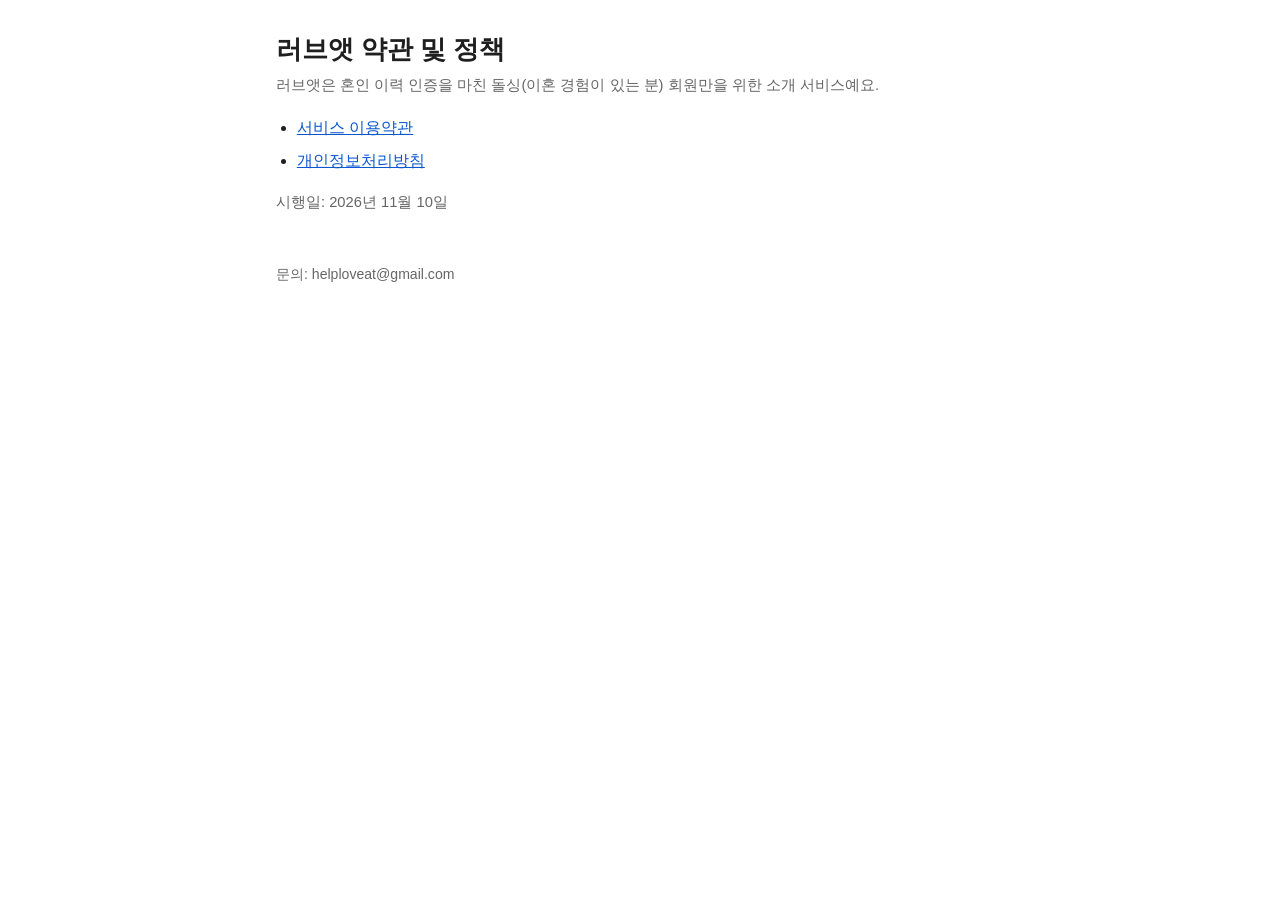
<file: index.html>
<!doctype html>
<html lang="ko">
<head>
<meta charset="utf-8">
<meta name="viewport" content="width=device-width, initial-scale=1">
<meta name="robots" content="index, follow">
<title>러브앳 약관 및 정책</title>
<link rel="stylesheet" href="style.css">
</head>
<body>
<main>
  <h1>러브앳 약관 및 정책</h1>
  <p class="meta">러브앳은 혼인 이력 인증을 마친 돌싱(이혼 경험이 있는 분) 회원만을 위한 소개 서비스예요.</p>
  <ul>
    <li><a href="terms.html">서비스 이용약관</a></li>
    <li><a href="privacy.html">개인정보처리방침</a></li>
  </ul>
  <p class="meta">시행일: 2026년 11월 10일</p>
  <footer>문의: helploveat@gmail.com</footer>
</main>
</body>
</html>
</file>
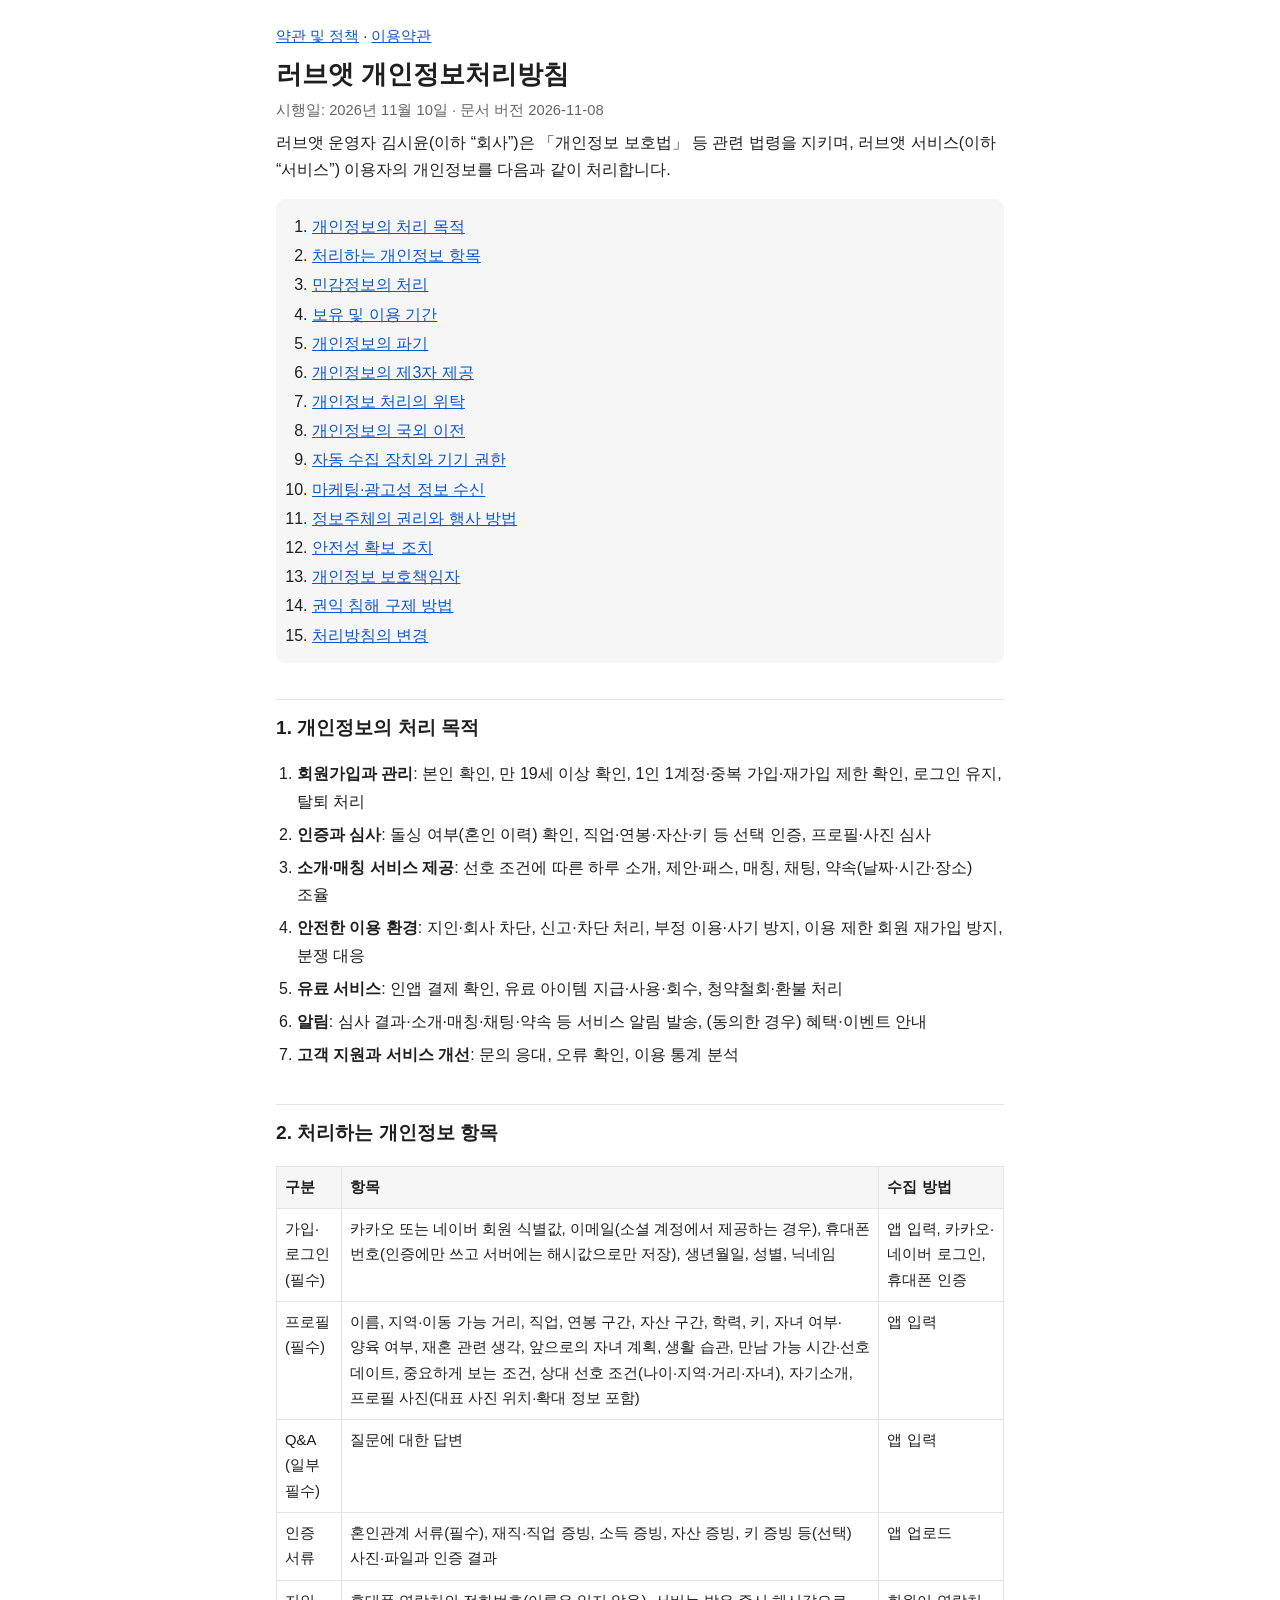
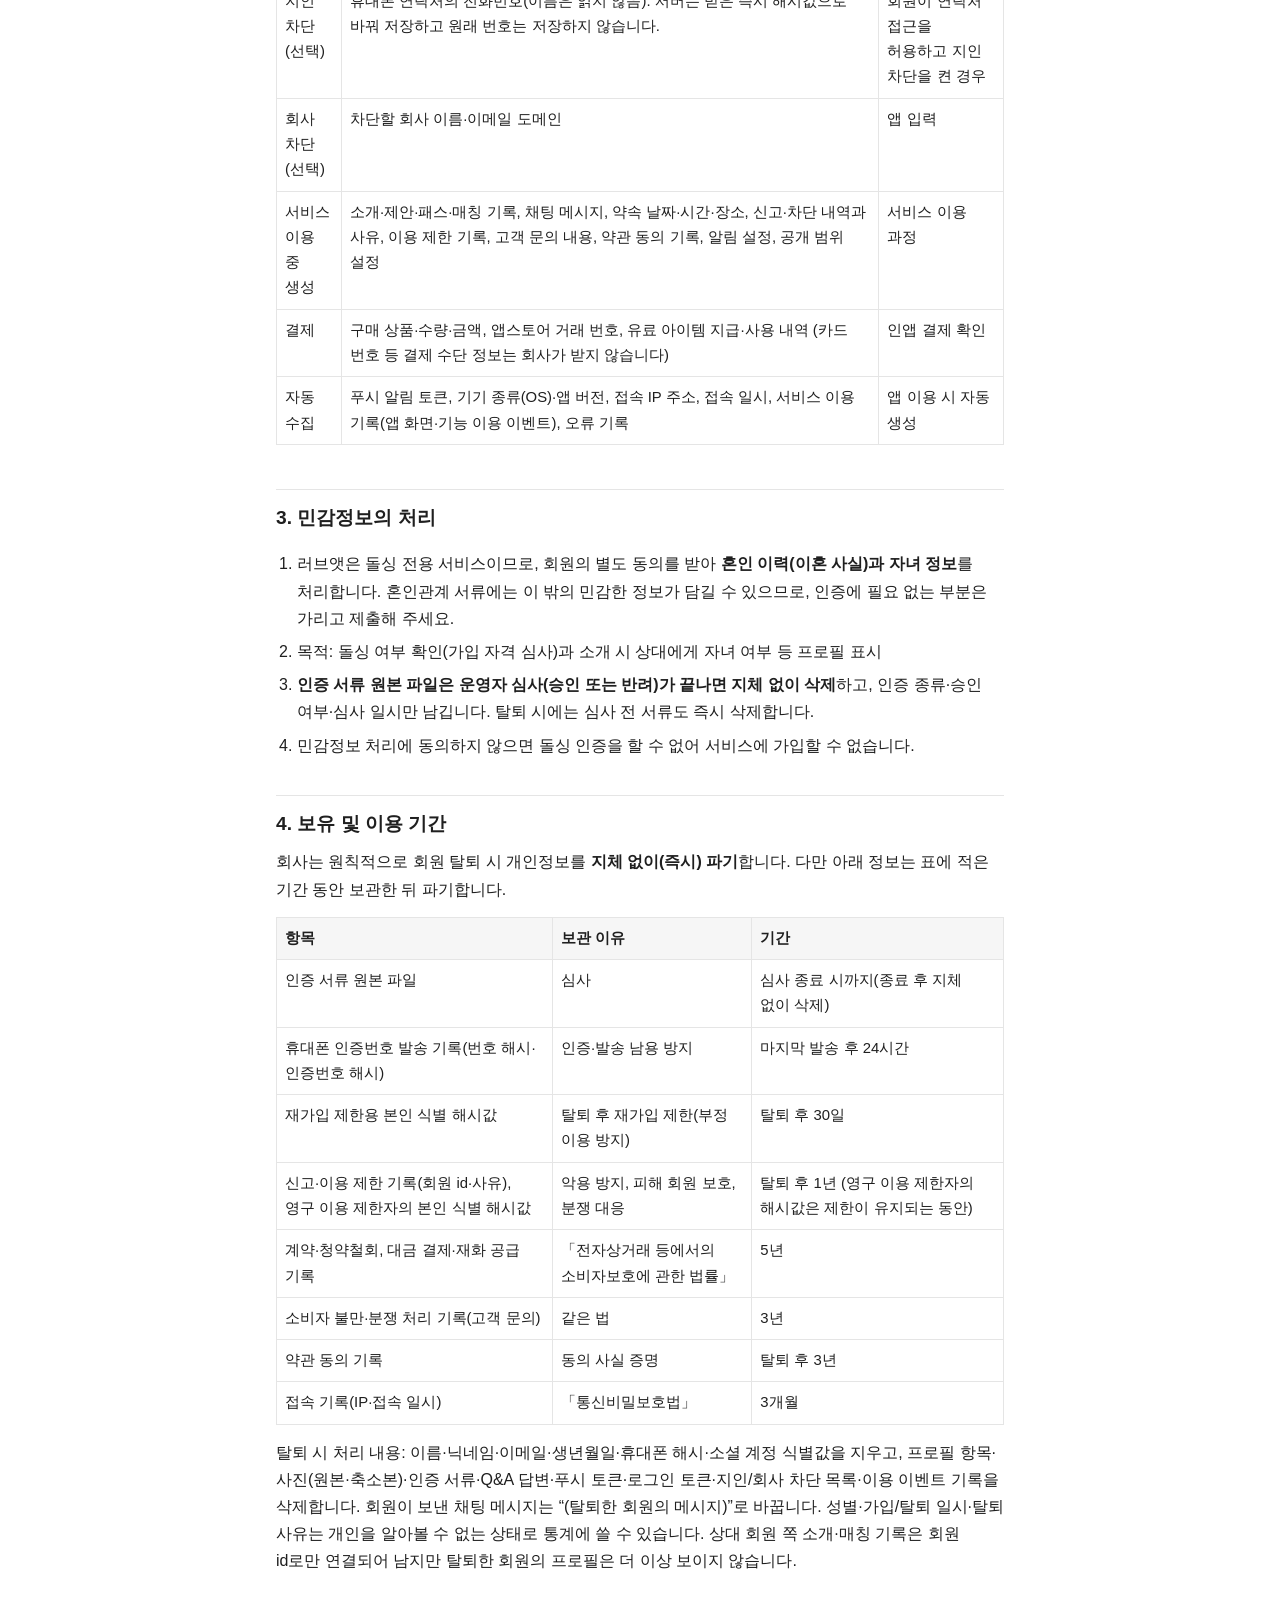
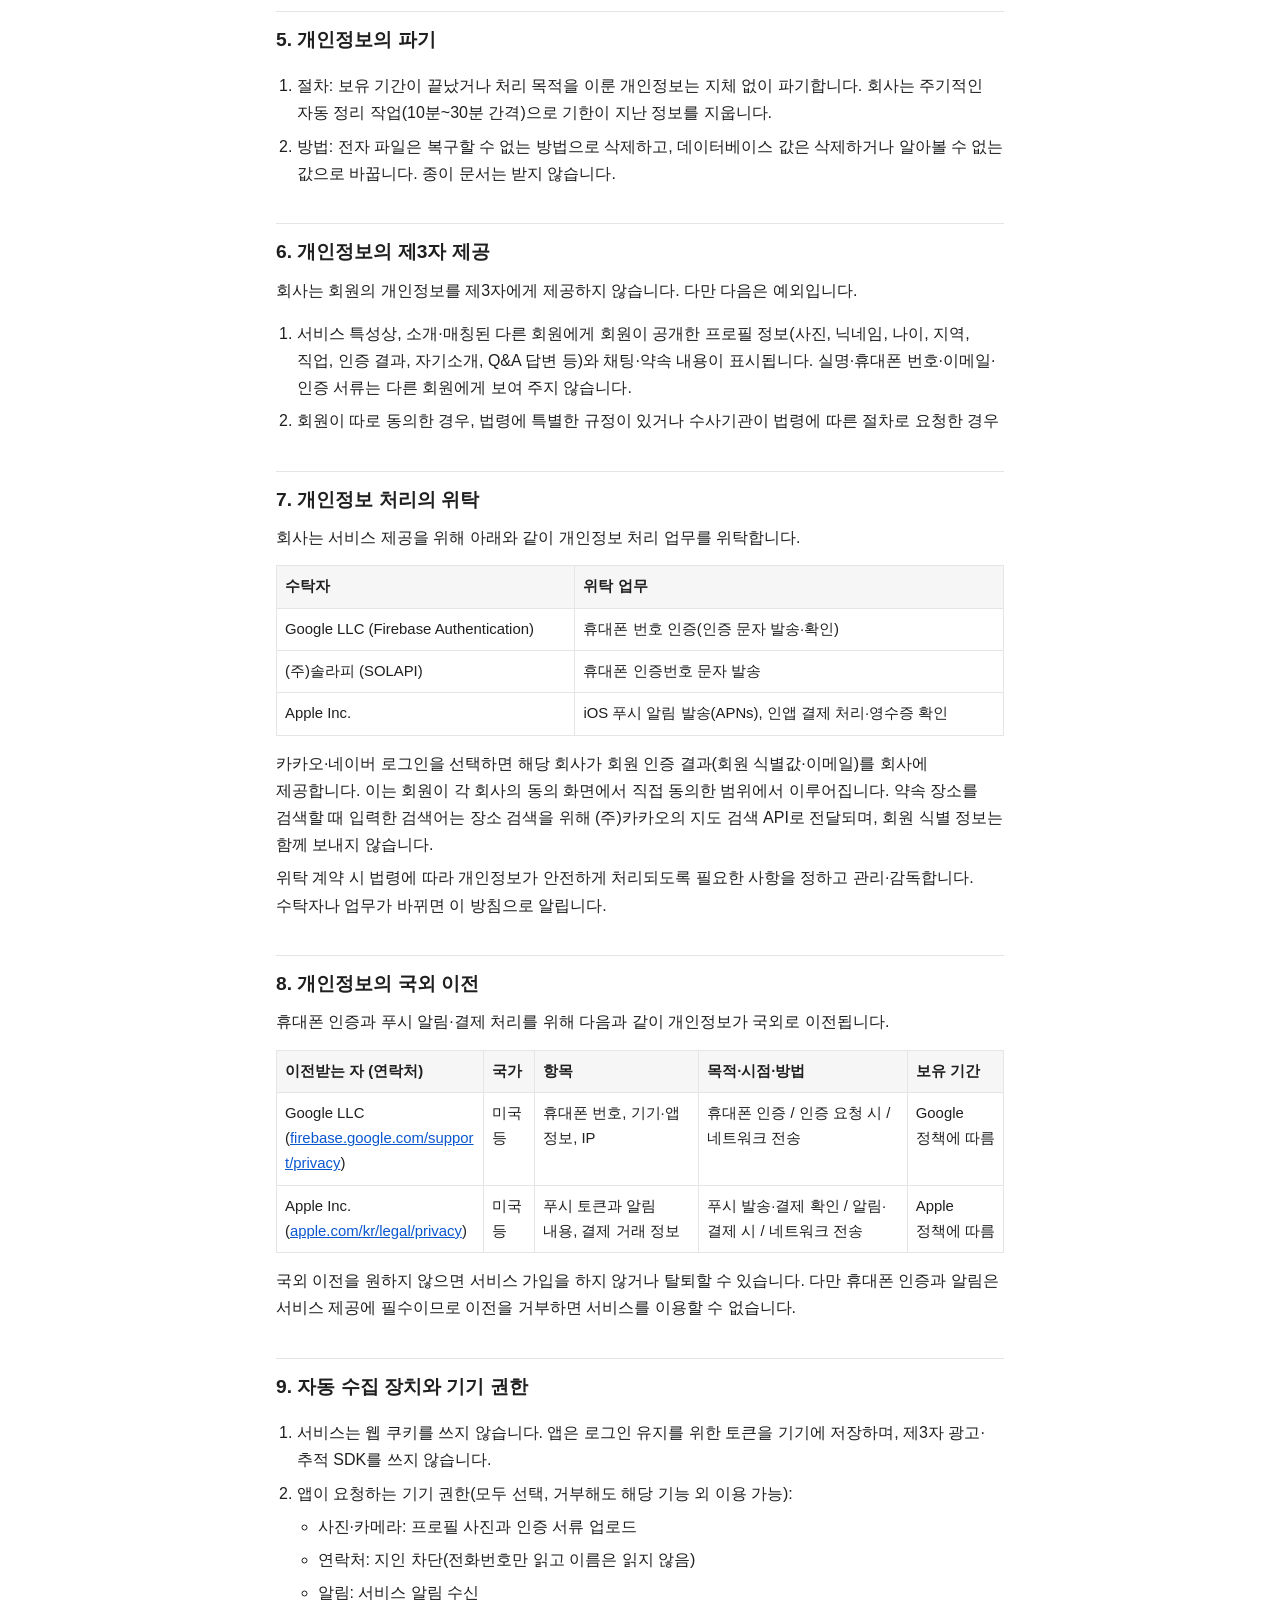
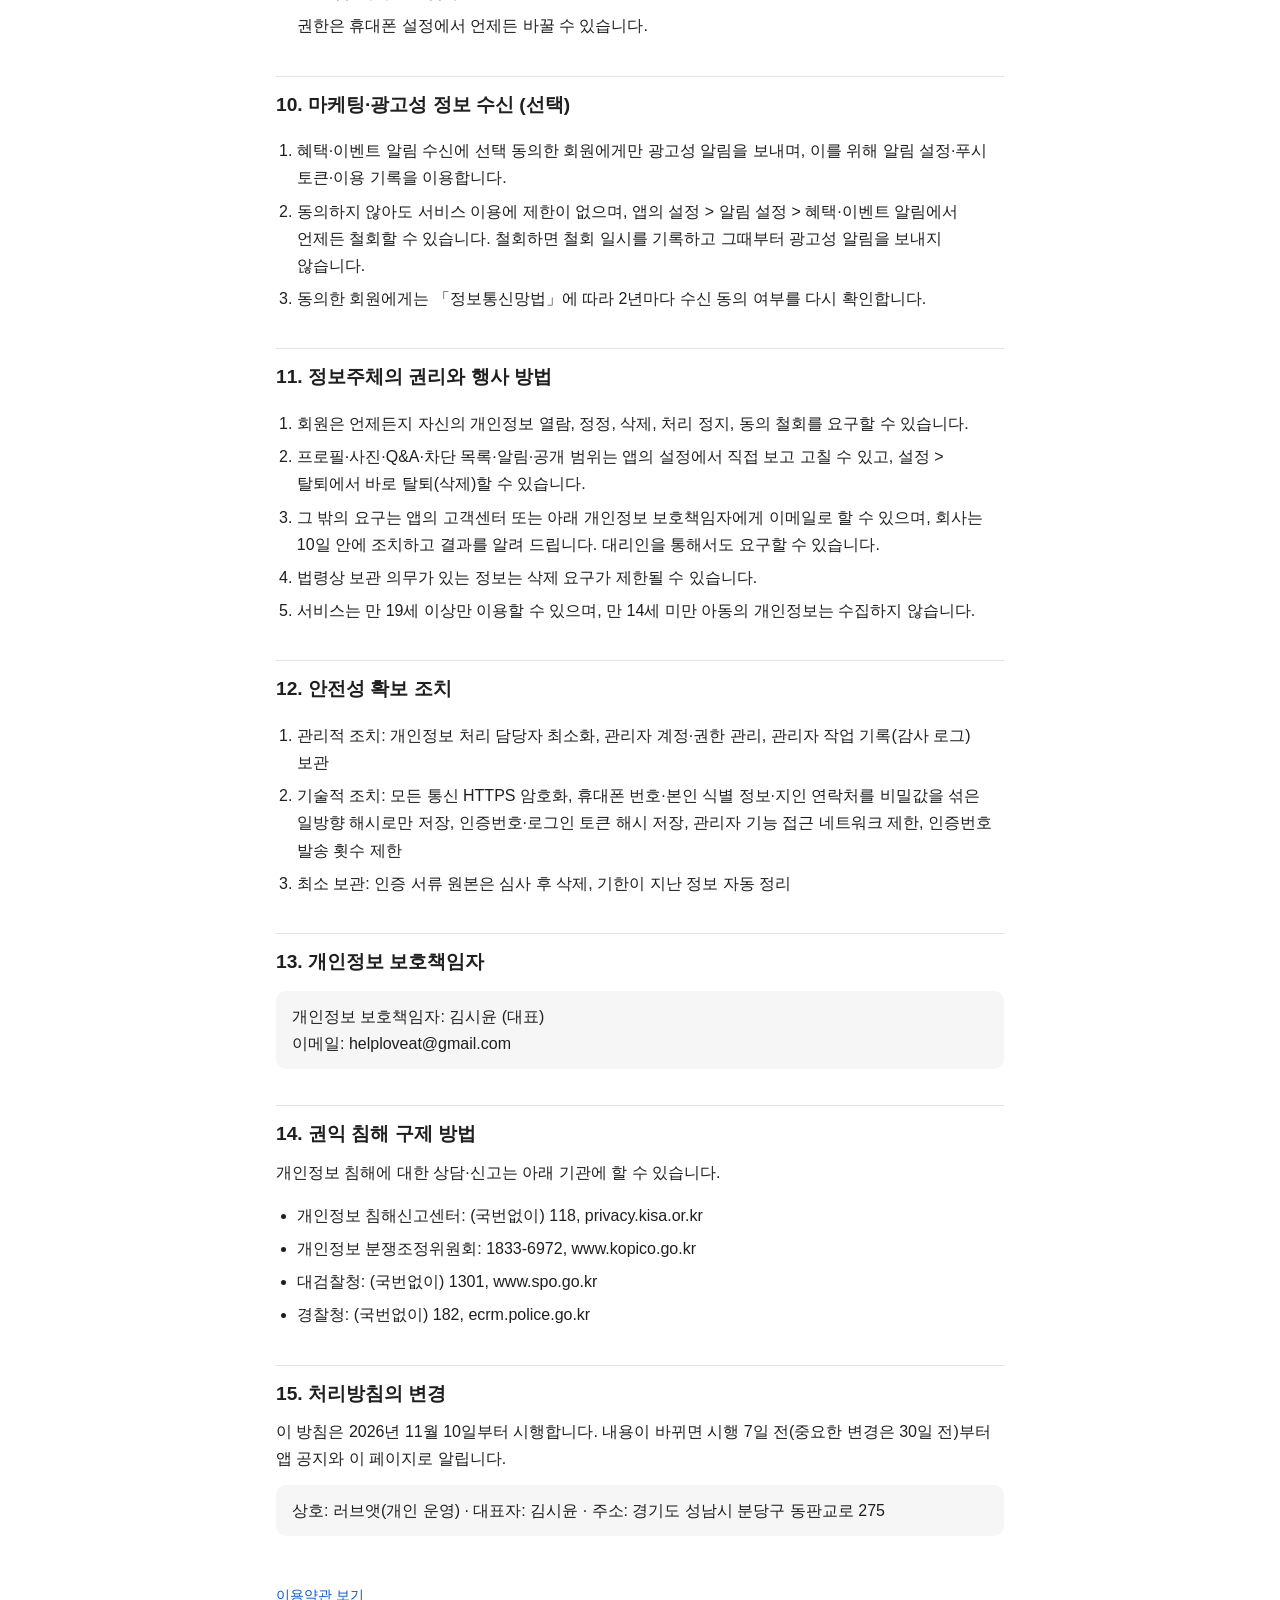
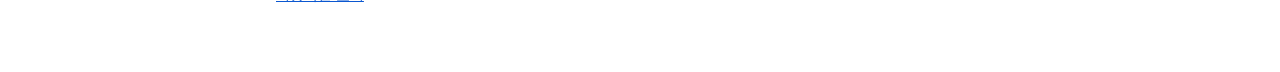
<file: privacy.html>
<!doctype html>
<html lang="ko">
<head>
<meta charset="utf-8">
<meta name="viewport" content="width=device-width, initial-scale=1">
<title>러브앳 개인정보처리방침</title>
<link rel="stylesheet" href="style.css">
</head>
<body>
<main>
  <nav class="top"><a href="index.html">약관 및 정책</a> · <a href="terms.html">이용약관</a></nav>
  <h1>러브앳 개인정보처리방침</h1>
  <p class="meta">시행일: 2026년 11월 10일 · 문서 버전 2026-11-08</p>
  <p>러브앳 운영자 김시윤(이하 “회사”)은 「개인정보 보호법」 등 관련 법령을 지키며, 러브앳 서비스(이하 “서비스”) 이용자의 개인정보를 다음과 같이 처리합니다.</p>

  <ol class="toc">
    <li><a href="#p1">개인정보의 처리 목적</a></li>
    <li><a href="#p2">처리하는 개인정보 항목</a></li>
    <li><a href="#sensitive">민감정보의 처리</a></li>
    <li><a href="#p4">보유 및 이용 기간</a></li>
    <li><a href="#p5">개인정보의 파기</a></li>
    <li><a href="#p6">개인정보의 제3자 제공</a></li>
    <li><a href="#p7">개인정보 처리의 위탁</a></li>
    <li><a href="#p8">개인정보의 국외 이전</a></li>
    <li><a href="#p9">자동 수집 장치와 기기 권한</a></li>
    <li><a href="#marketing">마케팅·광고성 정보 수신</a></li>
    <li><a href="#p11">정보주체의 권리와 행사 방법</a></li>
    <li><a href="#p12">안전성 확보 조치</a></li>
    <li><a href="#p13">개인정보 보호책임자</a></li>
    <li><a href="#p14">권익 침해 구제 방법</a></li>
    <li><a href="#p15">처리방침의 변경</a></li>
  </ol>

  <h2 id="p1">1. 개인정보의 처리 목적</h2>
  <ol>
    <li><strong>회원가입과 관리</strong>: 본인 확인, 만 19세 이상 확인, 1인 1계정·중복 가입·재가입 제한 확인, 로그인 유지, 탈퇴 처리</li>
    <li><strong>인증과 심사</strong>: 돌싱 여부(혼인 이력) 확인, 직업·연봉·자산·키 등 선택 인증, 프로필·사진 심사</li>
    <li><strong>소개·매칭 서비스 제공</strong>: 선호 조건에 따른 하루 소개, 제안·패스, 매칭, 채팅, 약속(날짜·시간·장소) 조율</li>
    <li><strong>안전한 이용 환경</strong>: 지인·회사 차단, 신고·차단 처리, 부정 이용·사기 방지, 이용 제한 회원 재가입 방지, 분쟁 대응</li>
    <li><strong>유료 서비스</strong>: 인앱 결제 확인, 유료 아이템 지급·사용·회수, 청약철회·환불 처리</li>
    <li><strong>알림</strong>: 심사 결과·소개·매칭·채팅·약속 등 서비스 알림 발송, (동의한 경우) 혜택·이벤트 안내</li>
    <li><strong>고객 지원과 서비스 개선</strong>: 문의 응대, 오류 확인, 이용 통계 분석</li>
  </ol>

  <h2 id="p2">2. 처리하는 개인정보 항목</h2>
  <div class="tbl"><table>
    <thead><tr><th>구분</th><th>항목</th><th>수집 방법</th></tr></thead>
    <tbody>
      <tr><td>가입·로그인 (필수)</td><td>카카오 또는 네이버 회원 식별값, 이메일(소셜 계정에서 제공하는 경우), 휴대폰 번호(인증에만 쓰고 서버에는 해시값으로만 저장), 생년월일, 성별, 닉네임</td><td>앱 입력, 카카오·네이버 로그인, 휴대폰 인증</td></tr>
      <tr><td>프로필 (필수)</td><td>이름, 지역·이동 가능 거리, 직업, 연봉 구간, 자산 구간, 학력, 키, 자녀 여부·양육 여부, 재혼 관련 생각, 앞으로의 자녀 계획, 생활 습관, 만남 가능 시간·선호 데이트, 중요하게 보는 조건, 상대 선호 조건(나이·지역·거리·자녀), 자기소개, 프로필 사진(대표 사진 위치·확대 정보 포함)</td><td>앱 입력</td></tr>
      <tr><td>Q&amp;A (일부 필수)</td><td>질문에 대한 답변</td><td>앱 입력</td></tr>
      <tr><td>인증 서류</td><td>혼인관계 서류(필수), 재직·직업 증빙, 소득 증빙, 자산 증빙, 키 증빙 등(선택) 사진·파일과 인증 결과</td><td>앱 업로드</td></tr>
      <tr><td>지인 차단 (선택)</td><td>휴대폰 연락처의 전화번호(이름은 읽지 않음). 서버는 받은 즉시 해시값으로 바꿔 저장하고 원래 번호는 저장하지 않습니다.</td><td>회원이 연락처 접근을 허용하고 지인 차단을 켠 경우</td></tr>
      <tr><td>회사 차단 (선택)</td><td>차단할 회사 이름·이메일 도메인</td><td>앱 입력</td></tr>
      <tr><td>서비스 이용 중 생성</td><td>소개·제안·패스·매칭 기록, 채팅 메시지, 약속 날짜·시간·장소, 신고·차단 내역과 사유, 이용 제한 기록, 고객 문의 내용, 약관 동의 기록, 알림 설정, 공개 범위 설정</td><td>서비스 이용 과정</td></tr>
      <tr><td>결제</td><td>구매 상품·수량·금액, 앱스토어 거래 번호, 유료 아이템 지급·사용 내역 (카드 번호 등 결제 수단 정보는 회사가 받지 않습니다)</td><td>인앱 결제 확인</td></tr>
      <tr><td>자동 수집</td><td>푸시 알림 토큰, 기기 종류(OS)·앱 버전, 접속 IP 주소, 접속 일시, 서비스 이용 기록(앱 화면·기능 이용 이벤트), 오류 기록</td><td>앱 이용 시 자동 생성</td></tr>
    </tbody>
  </table></div>

  <h2 id="sensitive">3. 민감정보의 처리</h2>
  <ol>
    <li>러브앳은 돌싱 전용 서비스이므로, 회원의 별도 동의를 받아 <strong>혼인 이력(이혼 사실)과 자녀 정보</strong>를 처리합니다. 혼인관계 서류에는 이 밖의 민감한 정보가 담길 수 있으므로, 인증에 필요 없는 부분은 가리고 제출해 주세요.</li>
    <li>목적: 돌싱 여부 확인(가입 자격 심사)과 소개 시 상대에게 자녀 여부 등 프로필 표시</li>
    <li><strong>인증 서류 원본 파일은 운영자 심사(승인 또는 반려)가 끝나면 지체 없이 삭제</strong>하고, 인증 종류·승인 여부·심사 일시만 남깁니다. 탈퇴 시에는 심사 전 서류도 즉시 삭제합니다.</li>
    <li>민감정보 처리에 동의하지 않으면 돌싱 인증을 할 수 없어 서비스에 가입할 수 없습니다.</li>
  </ol>

  <h2 id="p4">4. 보유 및 이용 기간</h2>
  <p>회사는 원칙적으로 회원 탈퇴 시 개인정보를 <strong>지체 없이(즉시) 파기</strong>합니다. 다만 아래 정보는 표에 적은 기간 동안 보관한 뒤 파기합니다.</p>
  <div class="tbl"><table>
    <thead><tr><th>항목</th><th>보관 이유</th><th>기간</th></tr></thead>
    <tbody>
      <tr><td>인증 서류 원본 파일</td><td>심사</td><td>심사 종료 시까지(종료 후 지체 없이 삭제)</td></tr>
      <tr><td>휴대폰 인증번호 발송 기록(번호 해시·인증번호 해시)</td><td>인증·발송 남용 방지</td><td>마지막 발송 후 24시간</td></tr>
      <tr><td>재가입 제한용 본인 식별 해시값</td><td>탈퇴 후 재가입 제한(부정 이용 방지)</td><td>탈퇴 후 30일</td></tr>
      <tr><td>신고·이용 제한 기록(회원 id·사유), 영구 이용 제한자의 본인 식별 해시값</td><td>악용 방지, 피해 회원 보호, 분쟁 대응</td><td>탈퇴 후 1년 (영구 이용 제한자의 해시값은 제한이 유지되는 동안)</td></tr>
      <tr><td>계약·청약철회, 대금 결제·재화 공급 기록</td><td>「전자상거래 등에서의 소비자보호에 관한 법률」</td><td>5년</td></tr>
      <tr><td>소비자 불만·분쟁 처리 기록(고객 문의)</td><td>같은 법</td><td>3년</td></tr>
      <tr><td>약관 동의 기록</td><td>동의 사실 증명</td><td>탈퇴 후 3년</td></tr>
      <tr><td>접속 기록(IP·접속 일시)</td><td>「통신비밀보호법」</td><td>3개월</td></tr>
    </tbody>
  </table></div>
  <p>탈퇴 시 처리 내용: 이름·닉네임·이메일·생년월일·휴대폰 해시·소셜 계정 식별값을 지우고, 프로필 항목·사진(원본·축소본)·인증 서류·Q&amp;A 답변·푸시 토큰·로그인 토큰·지인/회사 차단 목록·이용 이벤트 기록을 삭제합니다. 회원이 보낸 채팅 메시지는 “(탈퇴한 회원의 메시지)”로 바꿉니다. 성별·가입/탈퇴 일시·탈퇴 사유는 개인을 알아볼 수 없는 상태로 통계에 쓸 수 있습니다. 상대 회원 쪽 소개·매칭 기록은 회원 id로만 연결되어 남지만 탈퇴한 회원의 프로필은 더 이상 보이지 않습니다.</p>

  <h2 id="p5">5. 개인정보의 파기</h2>
  <ol>
    <li>절차: 보유 기간이 끝났거나 처리 목적을 이룬 개인정보는 지체 없이 파기합니다. 회사는 주기적인 자동 정리 작업(10분~30분 간격)으로 기한이 지난 정보를 지웁니다.</li>
    <li>방법: 전자 파일은 복구할 수 없는 방법으로 삭제하고, 데이터베이스 값은 삭제하거나 알아볼 수 없는 값으로 바꿉니다. 종이 문서는 받지 않습니다.</li>
  </ol>

  <h2 id="p6">6. 개인정보의 제3자 제공</h2>
  <p>회사는 회원의 개인정보를 제3자에게 제공하지 않습니다. 다만 다음은 예외입니다.</p>
  <ol>
    <li>서비스 특성상, 소개·매칭된 다른 회원에게 회원이 공개한 프로필 정보(사진, 닉네임, 나이, 지역, 직업, 인증 결과, 자기소개, Q&amp;A 답변 등)와 채팅·약속 내용이 표시됩니다. 실명·휴대폰 번호·이메일·인증 서류는 다른 회원에게 보여 주지 않습니다.</li>
    <li>회원이 따로 동의한 경우, 법령에 특별한 규정이 있거나 수사기관이 법령에 따른 절차로 요청한 경우</li>
  </ol>

  <h2 id="p7">7. 개인정보 처리의 위탁</h2>
  <p>회사는 서비스 제공을 위해 아래와 같이 개인정보 처리 업무를 위탁합니다.</p>
  <div class="tbl"><table>
    <thead><tr><th>수탁자</th><th>위탁 업무</th></tr></thead>
    <tbody>
      <tr><td>Google LLC (Firebase Authentication)</td><td>휴대폰 번호 인증(인증 문자 발송·확인)</td></tr>
      <tr><td>(주)솔라피 (SOLAPI)</td><td>휴대폰 인증번호 문자 발송</td></tr>
      <tr><td>Apple Inc.</td><td>iOS 푸시 알림 발송(APNs), 인앱 결제 처리·영수증 확인</td></tr>
    </tbody>
  </table></div>
  <p>카카오·네이버 로그인을 선택하면 해당 회사가 회원 인증 결과(회원 식별값·이메일)를 회사에 제공합니다. 이는 회원이 각 회사의 동의 화면에서 직접 동의한 범위에서 이루어집니다. 약속 장소를 검색할 때 입력한 검색어는 장소 검색을 위해 (주)카카오의 지도 검색 API로 전달되며, 회원 식별 정보는 함께 보내지 않습니다.</p>
  <p>위탁 계약 시 법령에 따라 개인정보가 안전하게 처리되도록 필요한 사항을 정하고 관리·감독합니다. 수탁자나 업무가 바뀌면 이 방침으로 알립니다.</p>

  <h2 id="p8">8. 개인정보의 국외 이전</h2>
  <p>휴대폰 인증과 푸시 알림·결제 처리를 위해 다음과 같이 개인정보가 국외로 이전됩니다.</p>
  <div class="tbl"><table>
    <thead><tr><th>이전받는 자 (연락처)</th><th>국가</th><th>항목</th><th>목적·시점·방법</th><th>보유 기간</th></tr></thead>
    <tbody>
      <tr><td>Google LLC (<a href="https://firebase.google.com/support/privacy" rel="noopener">firebase.google.com/support/privacy</a>)</td><td>미국 등</td><td>휴대폰 번호, 기기·앱 정보, IP</td><td>휴대폰 인증 / 인증 요청 시 / 네트워크 전송</td><td>Google 정책에 따름</td></tr>
      <tr><td>Apple Inc. (<a href="https://www.apple.com/kr/legal/privacy/" rel="noopener">apple.com/kr/legal/privacy</a>)</td><td>미국 등</td><td>푸시 토큰과 알림 내용, 결제 거래 정보</td><td>푸시 발송·결제 확인 / 알림·결제 시 / 네트워크 전송</td><td>Apple 정책에 따름</td></tr>
    </tbody>
  </table></div>
  <p>국외 이전을 원하지 않으면 서비스 가입을 하지 않거나 탈퇴할 수 있습니다. 다만 휴대폰 인증과 알림은 서비스 제공에 필수이므로 이전을 거부하면 서비스를 이용할 수 없습니다.</p>

  <h2 id="p9">9. 자동 수집 장치와 기기 권한</h2>
  <ol>
    <li>서비스는 웹 쿠키를 쓰지 않습니다. 앱은 로그인 유지를 위한 토큰을 기기에 저장하며, 제3자 광고·추적 SDK를 쓰지 않습니다.</li>
    <li>앱이 요청하는 기기 권한(모두 선택, 거부해도 해당 기능 외 이용 가능):
      <ul>
        <li>사진·카메라: 프로필 사진과 인증 서류 업로드</li>
        <li>연락처: 지인 차단(전화번호만 읽고 이름은 읽지 않음)</li>
        <li>알림: 서비스 알림 수신</li>
      </ul>
      권한은 휴대폰 설정에서 언제든 바꿀 수 있습니다.</li>
  </ol>

  <h2 id="marketing">10. 마케팅·광고성 정보 수신 (선택)</h2>
  <ol>
    <li>혜택·이벤트 알림 수신에 선택 동의한 회원에게만 광고성 알림을 보내며, 이를 위해 알림 설정·푸시 토큰·이용 기록을 이용합니다.</li>
    <li>동의하지 않아도 서비스 이용에 제한이 없으며, 앱의 설정 &gt; 알림 설정 &gt; 혜택·이벤트 알림에서 언제든 철회할 수 있습니다. 철회하면 철회 일시를 기록하고 그때부터 광고성 알림을 보내지 않습니다.</li>
    <li>동의한 회원에게는 「정보통신망법」에 따라 2년마다 수신 동의 여부를 다시 확인합니다.</li>
  </ol>

  <h2 id="p11">11. 정보주체의 권리와 행사 방법</h2>
  <ol>
    <li>회원은 언제든지 자신의 개인정보 열람, 정정, 삭제, 처리 정지, 동의 철회를 요구할 수 있습니다.</li>
    <li>프로필·사진·Q&amp;A·차단 목록·알림·공개 범위는 앱의 설정에서 직접 보고 고칠 수 있고, 설정 &gt; 탈퇴에서 바로 탈퇴(삭제)할 수 있습니다.</li>
    <li>그 밖의 요구는 앱의 고객센터 또는 아래 개인정보 보호책임자에게 이메일로 할 수 있으며, 회사는 10일 안에 조치하고 결과를 알려 드립니다. 대리인을 통해서도 요구할 수 있습니다.</li>
    <li>법령상 보관 의무가 있는 정보는 삭제 요구가 제한될 수 있습니다.</li>
    <li>서비스는 만 19세 이상만 이용할 수 있으며, 만 14세 미만 아동의 개인정보는 수집하지 않습니다.</li>
  </ol>

  <h2 id="p12">12. 안전성 확보 조치</h2>
  <ol>
    <li>관리적 조치: 개인정보 처리 담당자 최소화, 관리자 계정·권한 관리, 관리자 작업 기록(감사 로그) 보관</li>
    <li>기술적 조치: 모든 통신 HTTPS 암호화, 휴대폰 번호·본인 식별 정보·지인 연락처를 비밀값을 섞은 일방향 해시로만 저장, 인증번호·로그인 토큰 해시 저장, 관리자 기능 접근 네트워크 제한, 인증번호 발송 횟수 제한</li>
    <li>최소 보관: 인증 서류 원본은 심사 후 삭제, 기한이 지난 정보 자동 정리</li>
  </ol>

  <h2 id="p13">13. 개인정보 보호책임자</h2>
  <div class="box">
    개인정보 보호책임자: 김시윤 (대표)<br>
    이메일: helploveat@gmail.com
  </div>

  <h2 id="p14">14. 권익 침해 구제 방법</h2>
  <p>개인정보 침해에 대한 상담·신고는 아래 기관에 할 수 있습니다.</p>
  <ul>
    <li>개인정보 침해신고센터: (국번없이) 118, privacy.kisa.or.kr</li>
    <li>개인정보 분쟁조정위원회: 1833-6972, www.kopico.go.kr</li>
    <li>대검찰청: (국번없이) 1301, www.spo.go.kr</li>
    <li>경찰청: (국번없이) 182, ecrm.police.go.kr</li>
  </ul>

  <h2 id="p15">15. 처리방침의 변경</h2>
  <p>이 방침은 2026년 11월 10일부터 시행합니다. 내용이 바뀌면 시행 7일 전(중요한 변경은 30일 전)부터 앱 공지와 이 페이지로 알립니다.</p>

  <div class="box">
    상호: 러브앳(개인 운영) · 대표자: 김시윤 · 주소: 경기도 성남시 분당구 동판교로 275
  </div>
  <footer><a href="terms.html">이용약관 보기</a></footer>
</main>
</body>
</html>
</file>
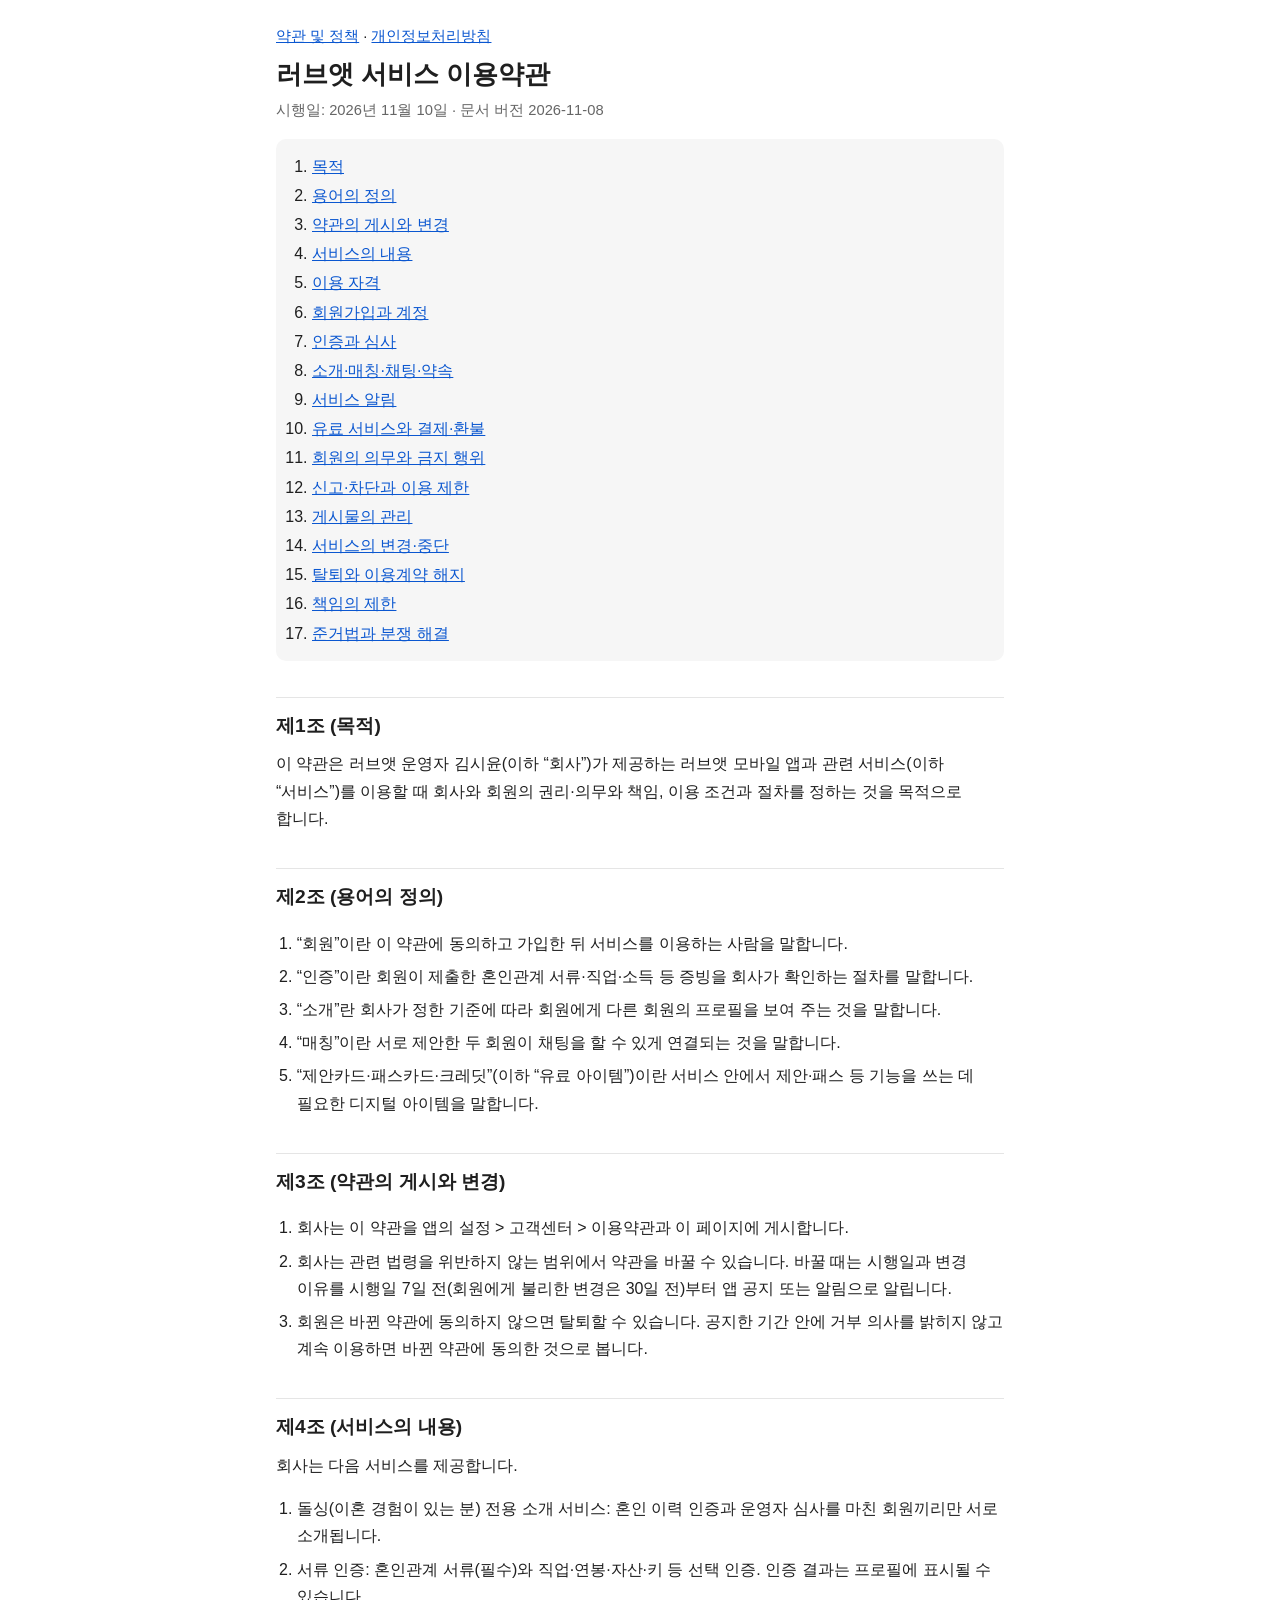
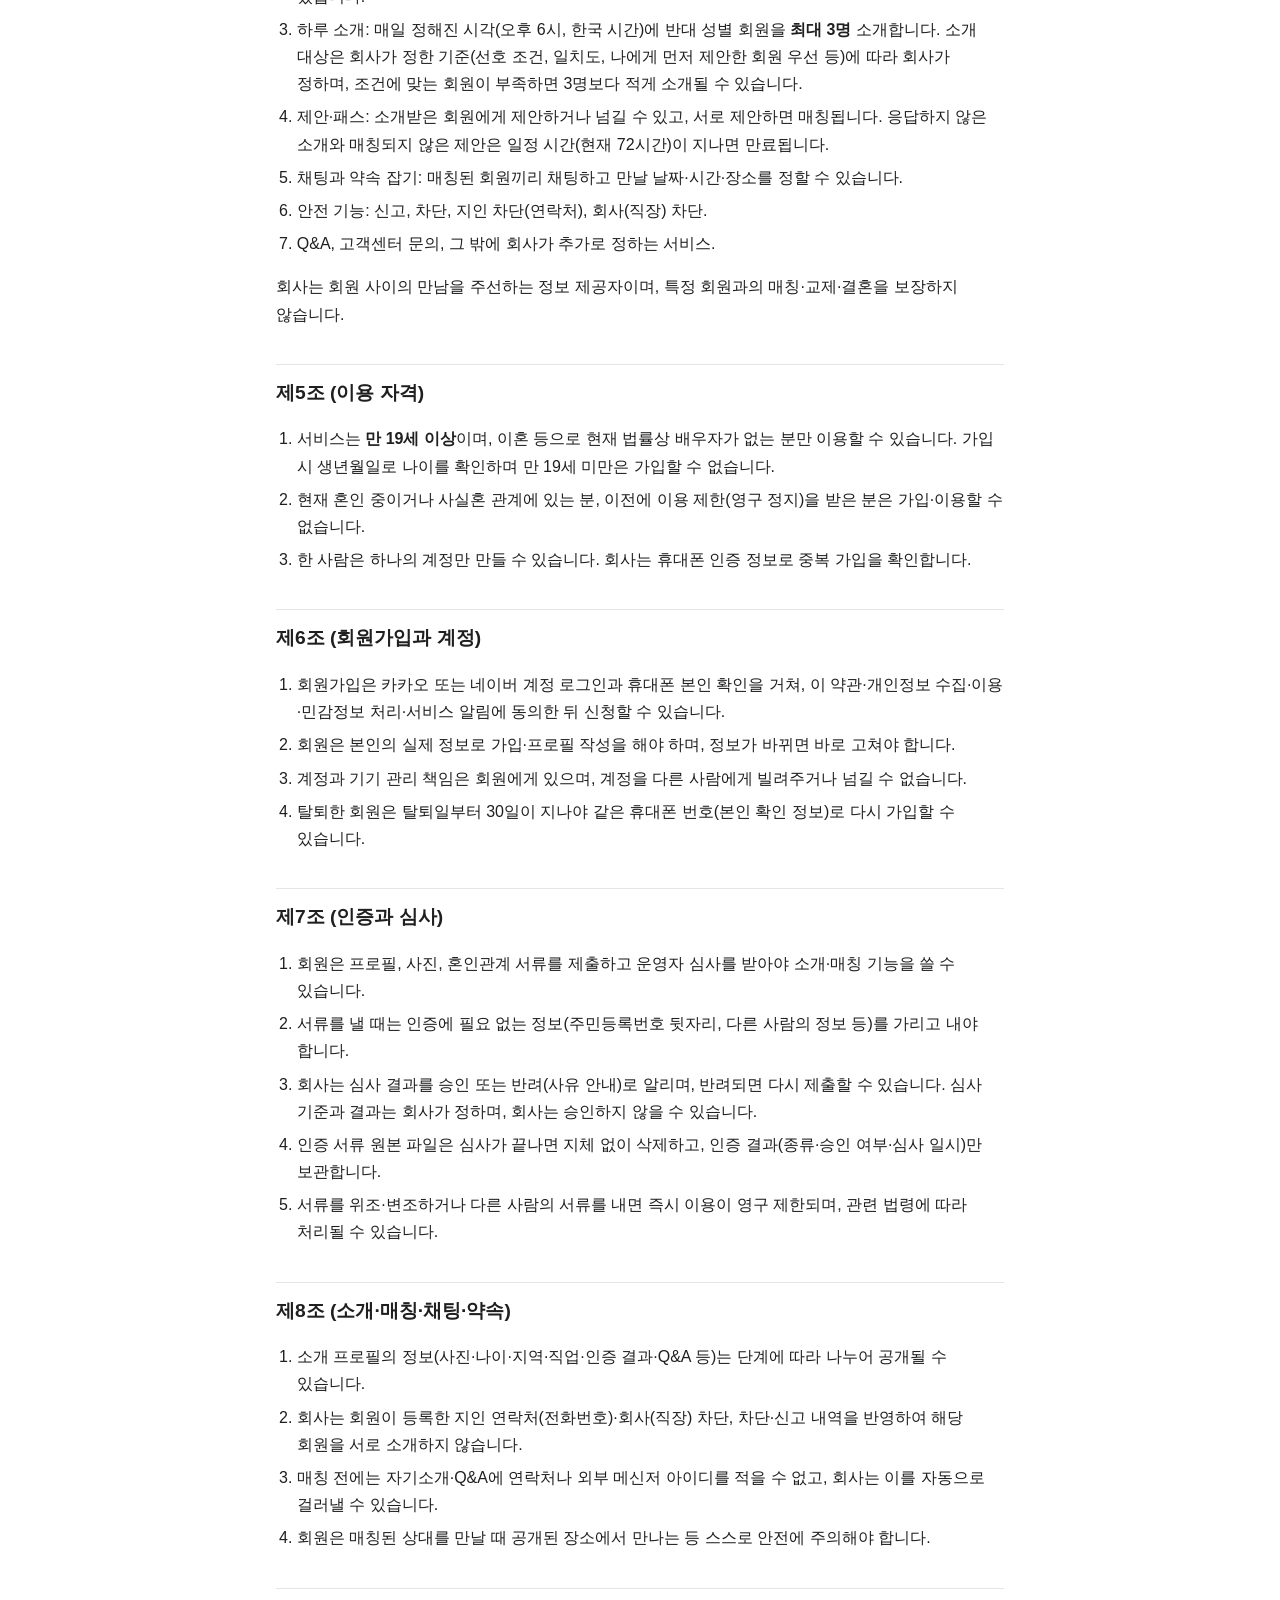
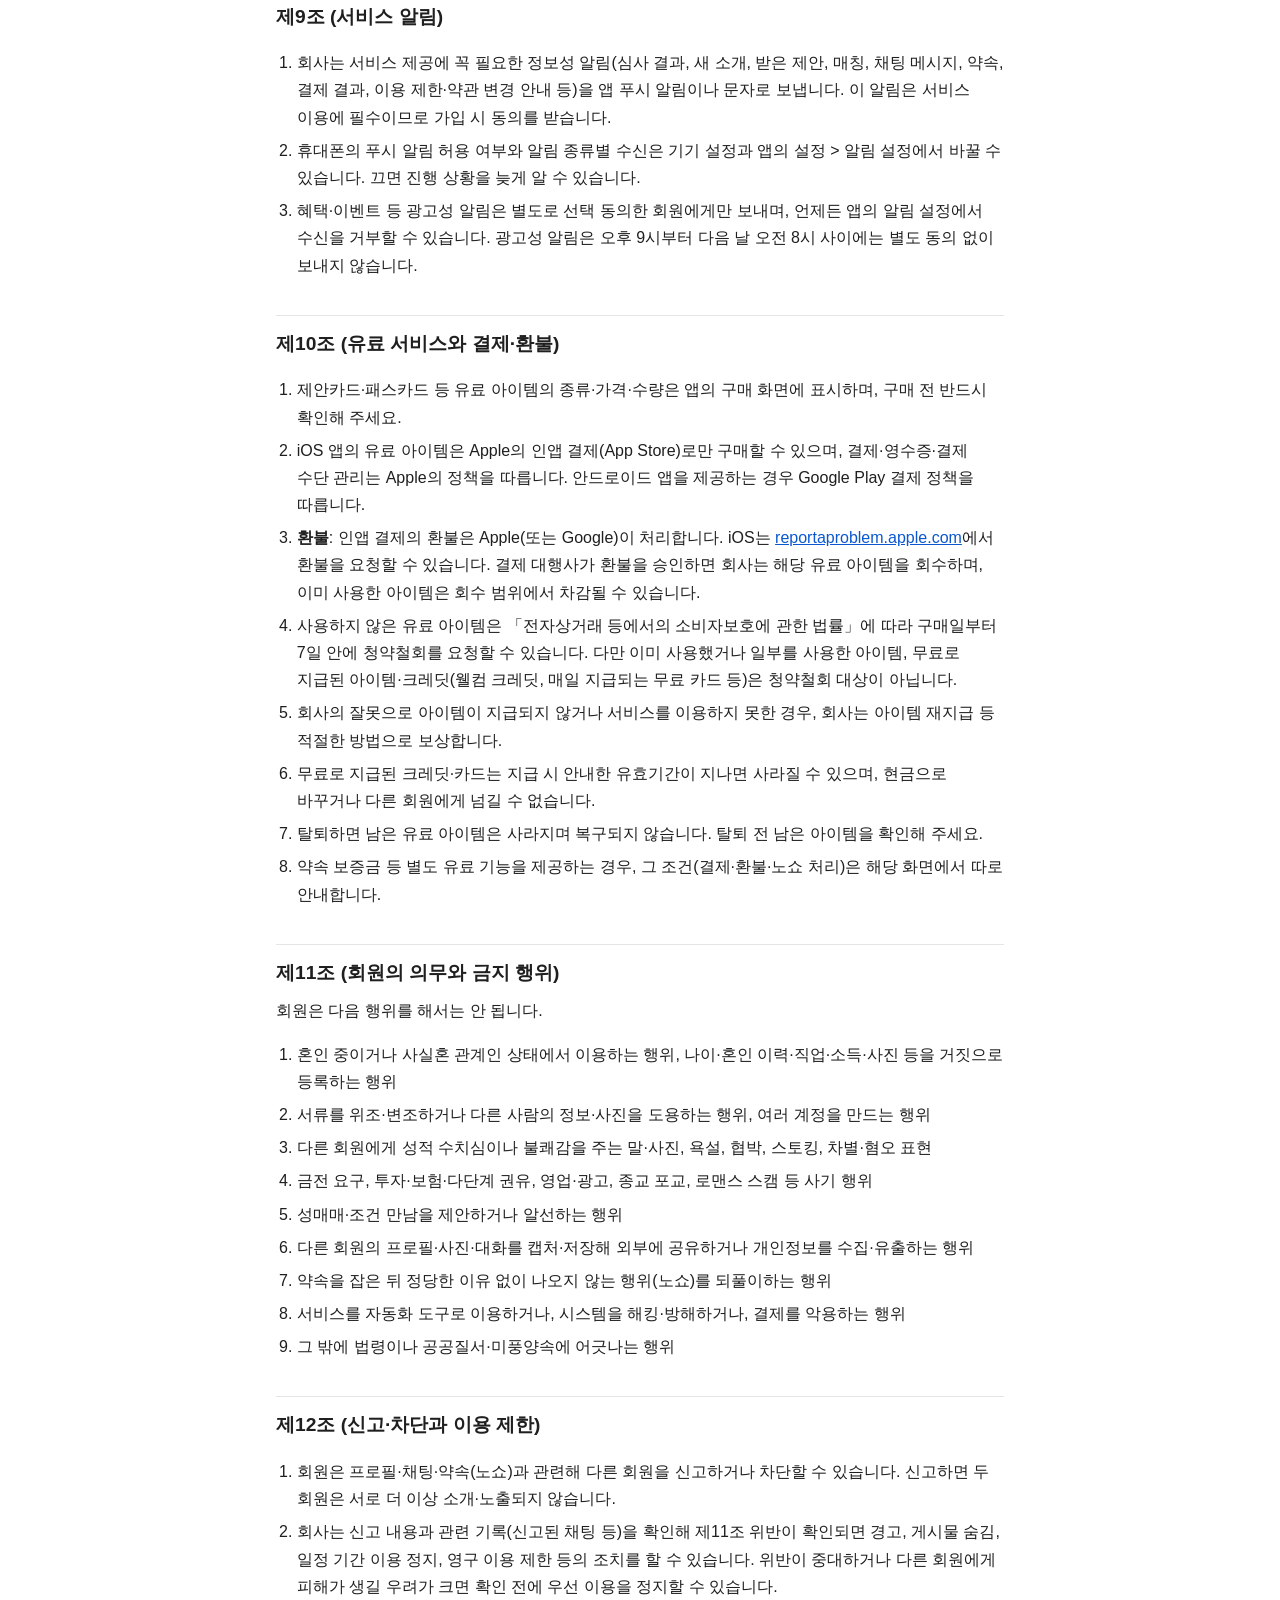
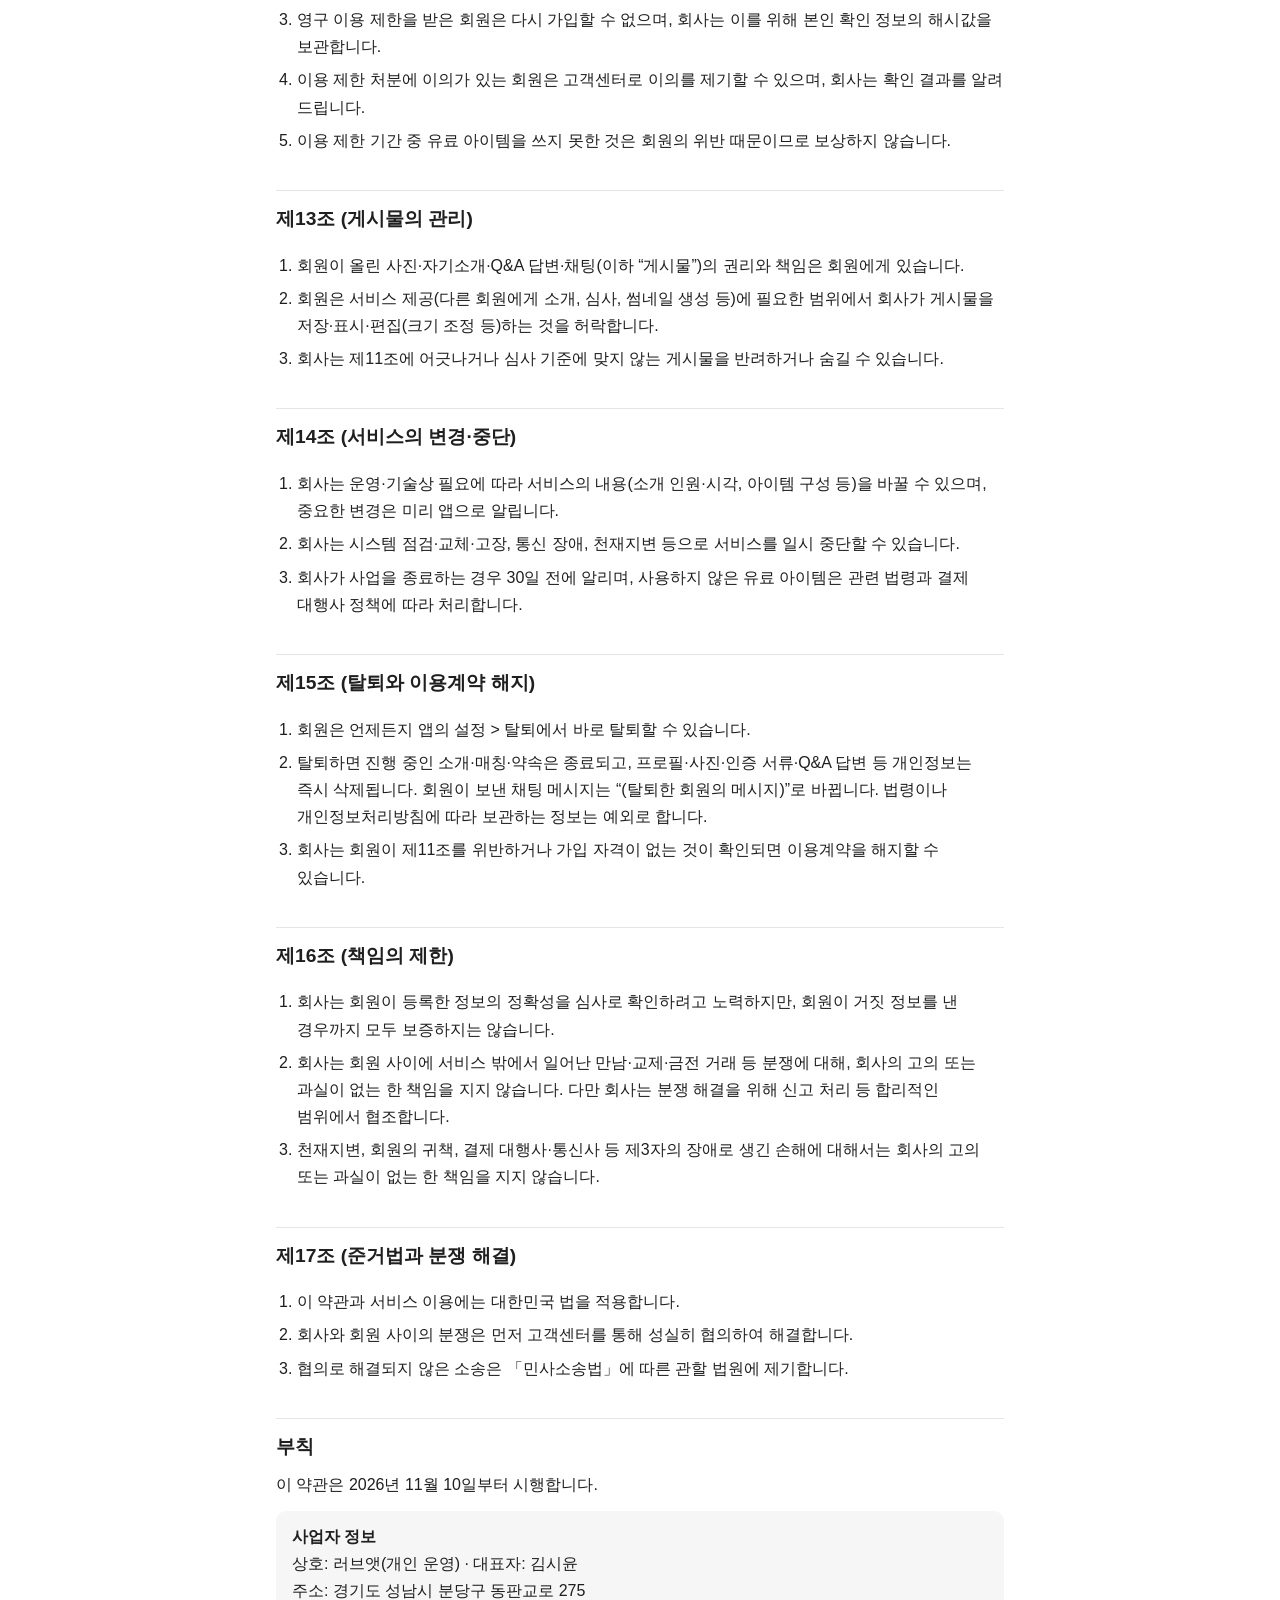
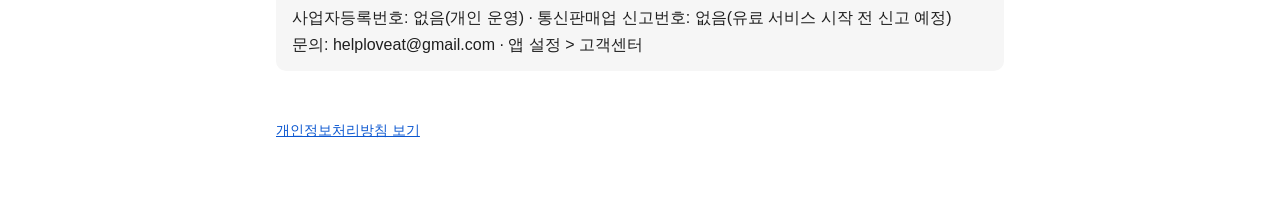
<file: terms.html>
<!doctype html>
<html lang="ko">
<head>
<meta charset="utf-8">
<meta name="viewport" content="width=device-width, initial-scale=1">
<title>러브앳 서비스 이용약관</title>
<link rel="stylesheet" href="style.css">
</head>
<body>
<main>
  <nav class="top"><a href="index.html">약관 및 정책</a> · <a href="privacy.html">개인정보처리방침</a></nav>
  <h1>러브앳 서비스 이용약관</h1>
  <p class="meta">시행일: 2026년 11월 10일 · 문서 버전 2026-11-08</p>

  <ol class="toc">
    <li><a href="#a1">목적</a></li>
    <li><a href="#a2">용어의 정의</a></li>
    <li><a href="#a3">약관의 게시와 변경</a></li>
    <li><a href="#a4">서비스의 내용</a></li>
    <li><a href="#a5">이용 자격</a></li>
    <li><a href="#a6">회원가입과 계정</a></li>
    <li><a href="#a7">인증과 심사</a></li>
    <li><a href="#a8">소개·매칭·채팅·약속</a></li>
    <li><a href="#notifications">서비스 알림</a></li>
    <li><a href="#a10">유료 서비스와 결제·환불</a></li>
    <li><a href="#a11">회원의 의무와 금지 행위</a></li>
    <li><a href="#a12">신고·차단과 이용 제한</a></li>
    <li><a href="#a13">게시물의 관리</a></li>
    <li><a href="#a14">서비스의 변경·중단</a></li>
    <li><a href="#a15">탈퇴와 이용계약 해지</a></li>
    <li><a href="#a16">책임의 제한</a></li>
    <li><a href="#a17">준거법과 분쟁 해결</a></li>
  </ol>

  <h2 id="a1">제1조 (목적)</h2>
  <p>이 약관은 러브앳 운영자 김시윤(이하 “회사”)가 제공하는 러브앳 모바일 앱과 관련 서비스(이하 “서비스”)를 이용할 때 회사와 회원의 권리·의무와 책임, 이용 조건과 절차를 정하는 것을 목적으로 합니다.</p>

  <h2 id="a2">제2조 (용어의 정의)</h2>
  <ol>
    <li>“회원”이란 이 약관에 동의하고 가입한 뒤 서비스를 이용하는 사람을 말합니다.</li>
    <li>“인증”이란 회원이 제출한 혼인관계 서류·직업·소득 등 증빙을 회사가 확인하는 절차를 말합니다.</li>
    <li>“소개”란 회사가 정한 기준에 따라 회원에게 다른 회원의 프로필을 보여 주는 것을 말합니다.</li>
    <li>“매칭”이란 서로 제안한 두 회원이 채팅을 할 수 있게 연결되는 것을 말합니다.</li>
    <li>“제안카드·패스카드·크레딧”(이하 “유료 아이템”)이란 서비스 안에서 제안·패스 등 기능을 쓰는 데 필요한 디지털 아이템을 말합니다.</li>
  </ol>

  <h2 id="a3">제3조 (약관의 게시와 변경)</h2>
  <ol>
    <li>회사는 이 약관을 앱의 설정 &gt; 고객센터 &gt; 이용약관과 이 페이지에 게시합니다.</li>
    <li>회사는 관련 법령을 위반하지 않는 범위에서 약관을 바꿀 수 있습니다. 바꿀 때는 시행일과 변경 이유를 시행일 7일 전(회원에게 불리한 변경은 30일 전)부터 앱 공지 또는 알림으로 알립니다.</li>
    <li>회원은 바뀐 약관에 동의하지 않으면 탈퇴할 수 있습니다. 공지한 기간 안에 거부 의사를 밝히지 않고 계속 이용하면 바뀐 약관에 동의한 것으로 봅니다.</li>
  </ol>

  <h2 id="a4">제4조 (서비스의 내용)</h2>
  <p>회사는 다음 서비스를 제공합니다.</p>
  <ol>
    <li>돌싱(이혼 경험이 있는 분) 전용 소개 서비스: 혼인 이력 인증과 운영자 심사를 마친 회원끼리만 서로 소개됩니다.</li>
    <li>서류 인증: 혼인관계 서류(필수)와 직업·연봉·자산·키 등 선택 인증. 인증 결과는 프로필에 표시될 수 있습니다.</li>
    <li>하루 소개: 매일 정해진 시각(오후 6시, 한국 시간)에 반대 성별 회원을 <strong>최대 3명</strong> 소개합니다. 소개 대상은 회사가 정한 기준(선호 조건, 일치도, 나에게 먼저 제안한 회원 우선 등)에 따라 회사가 정하며, 조건에 맞는 회원이 부족하면 3명보다 적게 소개될 수 있습니다.</li>
    <li>제안·패스: 소개받은 회원에게 제안하거나 넘길 수 있고, 서로 제안하면 매칭됩니다. 응답하지 않은 소개와 매칭되지 않은 제안은 일정 시간(현재 72시간)이 지나면 만료됩니다.</li>
    <li>채팅과 약속 잡기: 매칭된 회원끼리 채팅하고 만날 날짜·시간·장소를 정할 수 있습니다.</li>
    <li>안전 기능: 신고, 차단, 지인 차단(연락처), 회사(직장) 차단.</li>
    <li>Q&amp;A, 고객센터 문의, 그 밖에 회사가 추가로 정하는 서비스.</li>
  </ol>
  <p>회사는 회원 사이의 만남을 주선하는 정보 제공자이며, 특정 회원과의 매칭·교제·결혼을 보장하지 않습니다.</p>

  <h2 id="a5">제5조 (이용 자격)</h2>
  <ol>
    <li>서비스는 <strong>만 19세 이상</strong>이며, 이혼 등으로 현재 법률상 배우자가 없는 분만 이용할 수 있습니다. 가입 시 생년월일로 나이를 확인하며 만 19세 미만은 가입할 수 없습니다.</li>
    <li>현재 혼인 중이거나 사실혼 관계에 있는 분, 이전에 이용 제한(영구 정지)을 받은 분은 가입·이용할 수 없습니다.</li>
    <li>한 사람은 하나의 계정만 만들 수 있습니다. 회사는 휴대폰 인증 정보로 중복 가입을 확인합니다.</li>
  </ol>

  <h2 id="a6">제6조 (회원가입과 계정)</h2>
  <ol>
    <li>회원가입은 카카오 또는 네이버 계정 로그인과 휴대폰 본인 확인을 거쳐, 이 약관·개인정보 수집·이용·민감정보 처리·서비스 알림에 동의한 뒤 신청할 수 있습니다.</li>
    <li>회원은 본인의 실제 정보로 가입·프로필 작성을 해야 하며, 정보가 바뀌면 바로 고쳐야 합니다.</li>
    <li>계정과 기기 관리 책임은 회원에게 있으며, 계정을 다른 사람에게 빌려주거나 넘길 수 없습니다.</li>
    <li>탈퇴한 회원은 탈퇴일부터 30일이 지나야 같은 휴대폰 번호(본인 확인 정보)로 다시 가입할 수 있습니다.</li>
  </ol>

  <h2 id="a7">제7조 (인증과 심사)</h2>
  <ol>
    <li>회원은 프로필, 사진, 혼인관계 서류를 제출하고 운영자 심사를 받아야 소개·매칭 기능을 쓸 수 있습니다.</li>
    <li>서류를 낼 때는 인증에 필요 없는 정보(주민등록번호 뒷자리, 다른 사람의 정보 등)를 가리고 내야 합니다.</li>
    <li>회사는 심사 결과를 승인 또는 반려(사유 안내)로 알리며, 반려되면 다시 제출할 수 있습니다. 심사 기준과 결과는 회사가 정하며, 회사는 승인하지 않을 수 있습니다.</li>
    <li>인증 서류 원본 파일은 심사가 끝나면 지체 없이 삭제하고, 인증 결과(종류·승인 여부·심사 일시)만 보관합니다.</li>
    <li>서류를 위조·변조하거나 다른 사람의 서류를 내면 즉시 이용이 영구 제한되며, 관련 법령에 따라 처리될 수 있습니다.</li>
  </ol>

  <h2 id="a8">제8조 (소개·매칭·채팅·약속)</h2>
  <ol>
    <li>소개 프로필의 정보(사진·나이·지역·직업·인증 결과·Q&amp;A 등)는 단계에 따라 나누어 공개될 수 있습니다.</li>
    <li>회사는 회원이 등록한 지인 연락처(전화번호)·회사(직장) 차단, 차단·신고 내역을 반영하여 해당 회원을 서로 소개하지 않습니다.</li>
    <li>매칭 전에는 자기소개·Q&amp;A에 연락처나 외부 메신저 아이디를 적을 수 없고, 회사는 이를 자동으로 걸러낼 수 있습니다.</li>
    <li>회원은 매칭된 상대를 만날 때 공개된 장소에서 만나는 등 스스로 안전에 주의해야 합니다.</li>
  </ol>

  <h2 id="notifications">제9조 (서비스 알림)</h2>
  <ol>
    <li>회사는 서비스 제공에 꼭 필요한 정보성 알림(심사 결과, 새 소개, 받은 제안, 매칭, 채팅 메시지, 약속, 결제 결과, 이용 제한·약관 변경 안내 등)을 앱 푸시 알림이나 문자로 보냅니다. 이 알림은 서비스 이용에 필수이므로 가입 시 동의를 받습니다.</li>
    <li>휴대폰의 푸시 알림 허용 여부와 알림 종류별 수신은 기기 설정과 앱의 설정 &gt; 알림 설정에서 바꿀 수 있습니다. 끄면 진행 상황을 늦게 알 수 있습니다.</li>
    <li>혜택·이벤트 등 광고성 알림은 별도로 선택 동의한 회원에게만 보내며, 언제든 앱의 알림 설정에서 수신을 거부할 수 있습니다. 광고성 알림은 오후 9시부터 다음 날 오전 8시 사이에는 별도 동의 없이 보내지 않습니다.</li>
  </ol>

  <h2 id="a10">제10조 (유료 서비스와 결제·환불)</h2>
  <ol>
    <li>제안카드·패스카드 등 유료 아이템의 종류·가격·수량은 앱의 구매 화면에 표시하며, 구매 전 반드시 확인해 주세요.</li>
    <li>iOS 앱의 유료 아이템은 Apple의 인앱 결제(App Store)로만 구매할 수 있으며, 결제·영수증·결제 수단 관리는 Apple의 정책을 따릅니다. 안드로이드 앱을 제공하는 경우 Google Play 결제 정책을 따릅니다.</li>
    <li><strong>환불</strong>: 인앱 결제의 환불은 Apple(또는 Google)이 처리합니다. iOS는 <a href="https://reportaproblem.apple.com" rel="noopener">reportaproblem.apple.com</a>에서 환불을 요청할 수 있습니다. 결제 대행사가 환불을 승인하면 회사는 해당 유료 아이템을 회수하며, 이미 사용한 아이템은 회수 범위에서 차감될 수 있습니다.</li>
    <li>사용하지 않은 유료 아이템은 「전자상거래 등에서의 소비자보호에 관한 법률」에 따라 구매일부터 7일 안에 청약철회를 요청할 수 있습니다. 다만 이미 사용했거나 일부를 사용한 아이템, 무료로 지급된 아이템·크레딧(웰컴 크레딧, 매일 지급되는 무료 카드 등)은 청약철회 대상이 아닙니다.</li>
    <li>회사의 잘못으로 아이템이 지급되지 않거나 서비스를 이용하지 못한 경우, 회사는 아이템 재지급 등 적절한 방법으로 보상합니다.</li>
    <li>무료로 지급된 크레딧·카드는 지급 시 안내한 유효기간이 지나면 사라질 수 있으며, 현금으로 바꾸거나 다른 회원에게 넘길 수 없습니다.</li>
    <li>탈퇴하면 남은 유료 아이템은 사라지며 복구되지 않습니다. 탈퇴 전 남은 아이템을 확인해 주세요.</li>
    <li>약속 보증금 등 별도 유료 기능을 제공하는 경우, 그 조건(결제·환불·노쇼 처리)은 해당 화면에서 따로 안내합니다.</li>
  </ol>

  <h2 id="a11">제11조 (회원의 의무와 금지 행위)</h2>
  <p>회원은 다음 행위를 해서는 안 됩니다.</p>
  <ol>
    <li>혼인 중이거나 사실혼 관계인 상태에서 이용하는 행위, 나이·혼인 이력·직업·소득·사진 등을 거짓으로 등록하는 행위</li>
    <li>서류를 위조·변조하거나 다른 사람의 정보·사진을 도용하는 행위, 여러 계정을 만드는 행위</li>
    <li>다른 회원에게 성적 수치심이나 불쾌감을 주는 말·사진, 욕설, 협박, 스토킹, 차별·혐오 표현</li>
    <li>금전 요구, 투자·보험·다단계 권유, 영업·광고, 종교 포교, 로맨스 스캠 등 사기 행위</li>
    <li>성매매·조건 만남을 제안하거나 알선하는 행위</li>
    <li>다른 회원의 프로필·사진·대화를 캡처·저장해 외부에 공유하거나 개인정보를 수집·유출하는 행위</li>
    <li>약속을 잡은 뒤 정당한 이유 없이 나오지 않는 행위(노쇼)를 되풀이하는 행위</li>
    <li>서비스를 자동화 도구로 이용하거나, 시스템을 해킹·방해하거나, 결제를 악용하는 행위</li>
    <li>그 밖에 법령이나 공공질서·미풍양속에 어긋나는 행위</li>
  </ol>

  <h2 id="a12">제12조 (신고·차단과 이용 제한)</h2>
  <ol>
    <li>회원은 프로필·채팅·약속(노쇼)과 관련해 다른 회원을 신고하거나 차단할 수 있습니다. 신고하면 두 회원은 서로 더 이상 소개·노출되지 않습니다.</li>
    <li>회사는 신고 내용과 관련 기록(신고된 채팅 등)을 확인해 제11조 위반이 확인되면 경고, 게시물 숨김, 일정 기간 이용 정지, 영구 이용 제한 등의 조치를 할 수 있습니다. 위반이 중대하거나 다른 회원에게 피해가 생길 우려가 크면 확인 전에 우선 이용을 정지할 수 있습니다.</li>
    <li>영구 이용 제한을 받은 회원은 다시 가입할 수 없으며, 회사는 이를 위해 본인 확인 정보의 해시값을 보관합니다.</li>
    <li>이용 제한 처분에 이의가 있는 회원은 고객센터로 이의를 제기할 수 있으며, 회사는 확인 결과를 알려 드립니다.</li>
    <li>이용 제한 기간 중 유료 아이템을 쓰지 못한 것은 회원의 위반 때문이므로 보상하지 않습니다.</li>
  </ol>

  <h2 id="a13">제13조 (게시물의 관리)</h2>
  <ol>
    <li>회원이 올린 사진·자기소개·Q&amp;A 답변·채팅(이하 “게시물”)의 권리와 책임은 회원에게 있습니다.</li>
    <li>회원은 서비스 제공(다른 회원에게 소개, 심사, 썸네일 생성 등)에 필요한 범위에서 회사가 게시물을 저장·표시·편집(크기 조정 등)하는 것을 허락합니다.</li>
    <li>회사는 제11조에 어긋나거나 심사 기준에 맞지 않는 게시물을 반려하거나 숨길 수 있습니다.</li>
  </ol>

  <h2 id="a14">제14조 (서비스의 변경·중단)</h2>
  <ol>
    <li>회사는 운영·기술상 필요에 따라 서비스의 내용(소개 인원·시각, 아이템 구성 등)을 바꿀 수 있으며, 중요한 변경은 미리 앱으로 알립니다.</li>
    <li>회사는 시스템 점검·교체·고장, 통신 장애, 천재지변 등으로 서비스를 일시 중단할 수 있습니다.</li>
    <li>회사가 사업을 종료하는 경우 30일 전에 알리며, 사용하지 않은 유료 아이템은 관련 법령과 결제 대행사 정책에 따라 처리합니다.</li>
  </ol>

  <h2 id="a15">제15조 (탈퇴와 이용계약 해지)</h2>
  <ol>
    <li>회원은 언제든지 앱의 설정 &gt; 탈퇴에서 바로 탈퇴할 수 있습니다.</li>
    <li>탈퇴하면 진행 중인 소개·매칭·약속은 종료되고, 프로필·사진·인증 서류·Q&amp;A 답변 등 개인정보는 즉시 삭제됩니다. 회원이 보낸 채팅 메시지는 “(탈퇴한 회원의 메시지)”로 바뀝니다. 법령이나 개인정보처리방침에 따라 보관하는 정보는 예외로 합니다.</li>
    <li>회사는 회원이 제11조를 위반하거나 가입 자격이 없는 것이 확인되면 이용계약을 해지할 수 있습니다.</li>
  </ol>

  <h2 id="a16">제16조 (책임의 제한)</h2>
  <ol>
    <li>회사는 회원이 등록한 정보의 정확성을 심사로 확인하려고 노력하지만, 회원이 거짓 정보를 낸 경우까지 모두 보증하지는 않습니다.</li>
    <li>회사는 회원 사이에 서비스 밖에서 일어난 만남·교제·금전 거래 등 분쟁에 대해, 회사의 고의 또는 과실이 없는 한 책임을 지지 않습니다. 다만 회사는 분쟁 해결을 위해 신고 처리 등 합리적인 범위에서 협조합니다.</li>
    <li>천재지변, 회원의 귀책, 결제 대행사·통신사 등 제3자의 장애로 생긴 손해에 대해서는 회사의 고의 또는 과실이 없는 한 책임을 지지 않습니다.</li>
  </ol>

  <h2 id="a17">제17조 (준거법과 분쟁 해결)</h2>
  <ol>
    <li>이 약관과 서비스 이용에는 대한민국 법을 적용합니다.</li>
    <li>회사와 회원 사이의 분쟁은 먼저 고객센터를 통해 성실히 협의하여 해결합니다.</li>
    <li>협의로 해결되지 않은 소송은 「민사소송법」에 따른 관할 법원에 제기합니다.</li>
  </ol>

  <h2>부칙</h2>
  <p>이 약관은 2026년 11월 10일부터 시행합니다.</p>

  <div class="box">
    <strong>사업자 정보</strong><br>
    상호: 러브앳(개인 운영) · 대표자: 김시윤<br>
    주소: 경기도 성남시 분당구 동판교로 275<br>
    사업자등록번호: 없음(개인 운영) · 통신판매업 신고번호: 없음(유료 서비스 시작 전 신고 예정)<br>
    문의: helploveat@gmail.com · 앱 설정 &gt; 고객센터
  </div>
  <footer><a href="privacy.html">개인정보처리방침 보기</a></footer>
</main>
</body>
</html>
</file>
<file: style.css>
:root {
  --bg: #ffffff;
  --text: #1f1f1f;
  --muted: #666666;
  --line: #e5e5e5;
  --box: #f6f6f6;
  --link: #0b57d0;
  --mark: #fff3b0;
}
@media (prefers-color-scheme: dark) {
  :root {
    --bg: #161616;
    --text: #ececec;
    --muted: #a8a8a8;
    --line: #333333;
    --box: #222222;
    --link: #8ab4f8;
    --mark: #5a4b00;
  }
}
* { box-sizing: border-box; }
html { -webkit-text-size-adjust: 100%; }
body {
  margin: 0;
  background: var(--bg);
  color: var(--text);
  font-family: -apple-system, BlinkMacSystemFont, "Apple SD Gothic Neo", "Pretendard", "Noto Sans KR", "Malgun Gothic", sans-serif;
  font-size: 16px;
  line-height: 1.7;
  word-break: keep-all;
  overflow-wrap: anywhere;
}
main { max-width: 760px; margin: 0 auto; padding: 24px 16px 64px; }
h1 { font-size: 1.6rem; line-height: 1.35; margin: 8px 0 4px; }
h2 { font-size: 1.2rem; margin: 36px 0 8px; padding-top: 12px; border-top: 1px solid var(--line); }
h3 { font-size: 1.02rem; margin: 20px 0 6px; }
p, li { margin: 6px 0; }
ul, ol { padding-left: 1.3em; }
a { color: var(--link); }
.meta { color: var(--muted); font-size: 0.92rem; }
.box { background: var(--box); border-radius: 10px; padding: 12px 16px; margin: 12px 0; }
.toc { background: var(--box); border-radius: 10px; padding: 12px 16px 12px 36px; }
.toc li { margin: 2px 0; }
.tbl { width: 100%; overflow-x: auto; }
table { border-collapse: collapse; width: 100%; font-size: 0.93rem; margin: 8px 0; }
th, td { border: 1px solid var(--line); padding: 8px; vertical-align: top; text-align: left; }
th { background: var(--box); }
.ph { background: var(--mark); padding: 0 3px; border-radius: 3px; }
nav.top { font-size: 0.92rem; margin-bottom: 8px; }
footer { margin-top: 48px; color: var(--muted); font-size: 0.88rem; }
</file>
